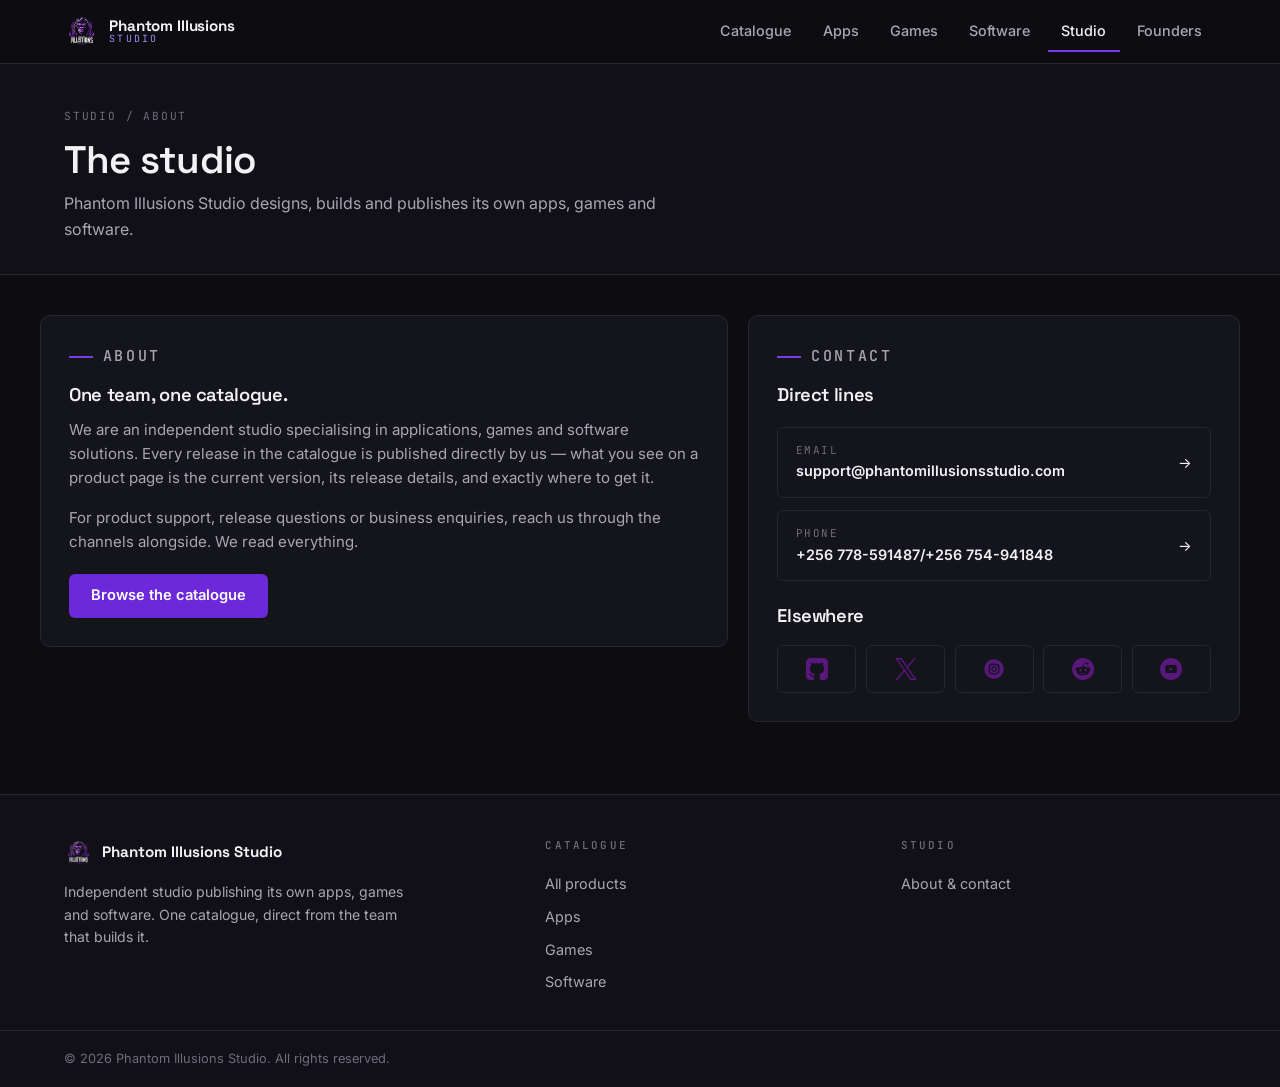
<file: contact.html>
<!DOCTYPE html>
<html lang="en">
<head>
    <meta charset="UTF-8">
    <meta name="viewport" content="width=device-width, initial-scale=1.0">
    <title>Studio — Phantom Illusions Studio</title>
    <meta name="description" content="About Phantom Illusions Studio and how to contact the team.">
    <link rel="preconnect" href="https://fonts.googleapis.com">
    <link rel="preconnect" href="https://fonts.gstatic.com" crossorigin>
    <link href="https://fonts.googleapis.com/css2?family=Inter:wght@400;500;600&family=Space+Grotesk:wght@500;600;700&family=JetBrains+Mono:wght@400;500&display=swap" rel="stylesheet">
    <link rel="stylesheet" href="assets/css/styles.css">
    <link rel="stylesheet" href="assets/css/animations.css">
    <link rel="apple-touch-icon" sizes="180x180" href="apple-touch-icon.png">
    <link rel="icon" type="image/png" sizes="32x32" href="favicon-32x32.png">
    <link rel="icon" type="image/png" sizes="16x16" href="favicon-16x16.png">
    <link rel="manifest" href="site.webmanifest">
    <link rel="shortcut icon" href="favicon.ico">
</head>
<body>
    <a class="skip-link" href="#main">Skip to content</a>
    <header class="site-header">
        <nav aria-label="Primary">
            <a class="brand" href="index.html" aria-label="Phantom Illusions Studio — home">
                <img src="assets/images/logo.png" alt="Phantom Illusions Studio logo">
                <span class="brand-name"><strong>Phantom Illusions</strong><span>Studio</span></span>
            </a>
            <ul class="nav-links">
                <li><a href="catalogue.html">Catalogue</a></li>
                <li><a href="apps.html">Apps</a></li>
                <li><a href="games.html">Games</a></li>
                <li><a href="software.html">Software</a></li>
                <li><a href="contact.html" class="active" aria-current="page">Studio</a></li>
                <li><a href="founders.html">Founders</a></li>
            </ul>
            <button class="hamburger" id="hamburger" aria-label="Open menu" aria-expanded="false"><span></span><span></span><span></span></button>
        </nav>
    </header>

    <div class="mobile-overlay" id="mobileOverlay"></div>
    <div class="mobile-menu" id="mobileMenu" role="dialog" aria-label="Menu">
        <button class="mobile-menu-close" id="mobileMenuClose" aria-label="Close menu">×</button>
        <a href="index.html">Home</a>
        <a href="catalogue.html">Catalogue</a>
        <a href="apps.html">Apps</a>
        <a href="games.html">Games</a>
        <a href="software.html">Software</a>
        <a href="contact.html" class="active">Studio</a>
        <a href="founders.html">Founders</a>
    </div>

    <main id="main">
        <div class="page-head">
            <div class="wrap">
                <p class="crumbs"><a href="index.html">Studio</a> / About</p>
                <h1>The studio</h1>
                <p class="sub">Phantom Illusions Studio designs, builds and publishes its own apps, games and software.</p>
            </div>
        </div>
        <div class="wrap studio-grid">
            <div class="panel">
                <p class="eyebrow">About</p>
                <h2>One team, one catalogue.</h2>
                <p>We are an independent studio specialising in applications, games and software solutions. Every release in the catalogue is published directly by us — what you see on a product page is the current version, its release details, and exactly where to get it.</p>
                <p>For product support, release questions or business enquiries, reach us through the channels alongside. We read everything.</p>
                <div class="masthead-actions" style="margin-top:1.25rem">
                    <a href="catalogue.html" class="btn btn-primary">Browse the catalogue</a>
                </div>
            </div>
            <div class="panel">
                <p class="eyebrow">Contact</p>
                <h2>Direct lines</h2>
                <ul class="method-list">
                    <li><a href="mailto:support@phantomillusionsstudio.com"><span><span class="k">Email</span><span class="v">support@phantomillusionsstudio.com</span></span><span aria-hidden="true">→</span></a></li>
                    <li><a href="tel:+256778591487/+256754941848"><span><span class="k">Phone</span><span class="v">+256 778-591487/+256 754-941848</span></span><span aria-hidden="true">→</span></a></li>
                </ul>
                <h2 style="margin-top:1.5rem">Elsewhere</h2>
                <div class="social-grid">
                    <a href="#" aria-label="GitHub" target="_blank" rel="noopener noreferrer"><img src="assets/images/github.png" alt="GitHub" width="22" height="22"></a>
                    <a href="https://x.com/studio_pha81508" aria-label="X / Twitter" target="_blank" rel="noopener noreferrer"><img src="assets/images/twitter.png" alt="X / Twitter" width="22" height="22"></a>
                    <a href="https://www.instagram.com/phantomillusionsstudio/" aria-label="Instagram" target="_blank" rel="noopener noreferrer"><img src="assets/images/instagram.png" alt="Instagram" width="22" height="22"></a>
                    <a href="https://www.reddit.com/user/Expensive-Towel-8998/" aria-label="Reddit" target="_blank" rel="noopener noreferrer"><img src="assets/images/reddit.png" alt="Reddit" width="22" height="22"></a>
                    <a href="#" aria-label="YouTube" target="_blank" rel="noopener noreferrer"><img src="assets/images/youtube.png" alt="YouTube" width="22" height="22"></a>
                </div>
            </div>
        </div>
    </main>

    <footer>
        <div class="footer-content">
            <div class="footer-section">
                <div class="footer-brand"><img src="assets/images/logo.png" alt="Phantom Illusions Studio logo"><strong>Phantom Illusions Studio</strong></div>
                <p>Independent studio publishing its own apps, games and software. One catalogue, direct from the team that builds it.</p>
            </div>
            <div class="footer-section">
                <h3>Catalogue</h3>
                <a href="catalogue.html">All products</a>
                <a href="apps.html">Apps</a>
                <a href="games.html">Games</a>
                <a href="software.html">Software</a>
            </div>
            <div class="footer-section">
                <h3>Studio</h3>
                <a href="contact.html">About &amp; contact</a>
            </div>
        </div>
        <div class="footer-bottom"><div class="wrap"><span>© 2026 Phantom Illusions Studio. All rights reserved.</span></div></div>
    </footer>

    <script src="assets/js/nav.js"></script>
</body>
</html>
</file>
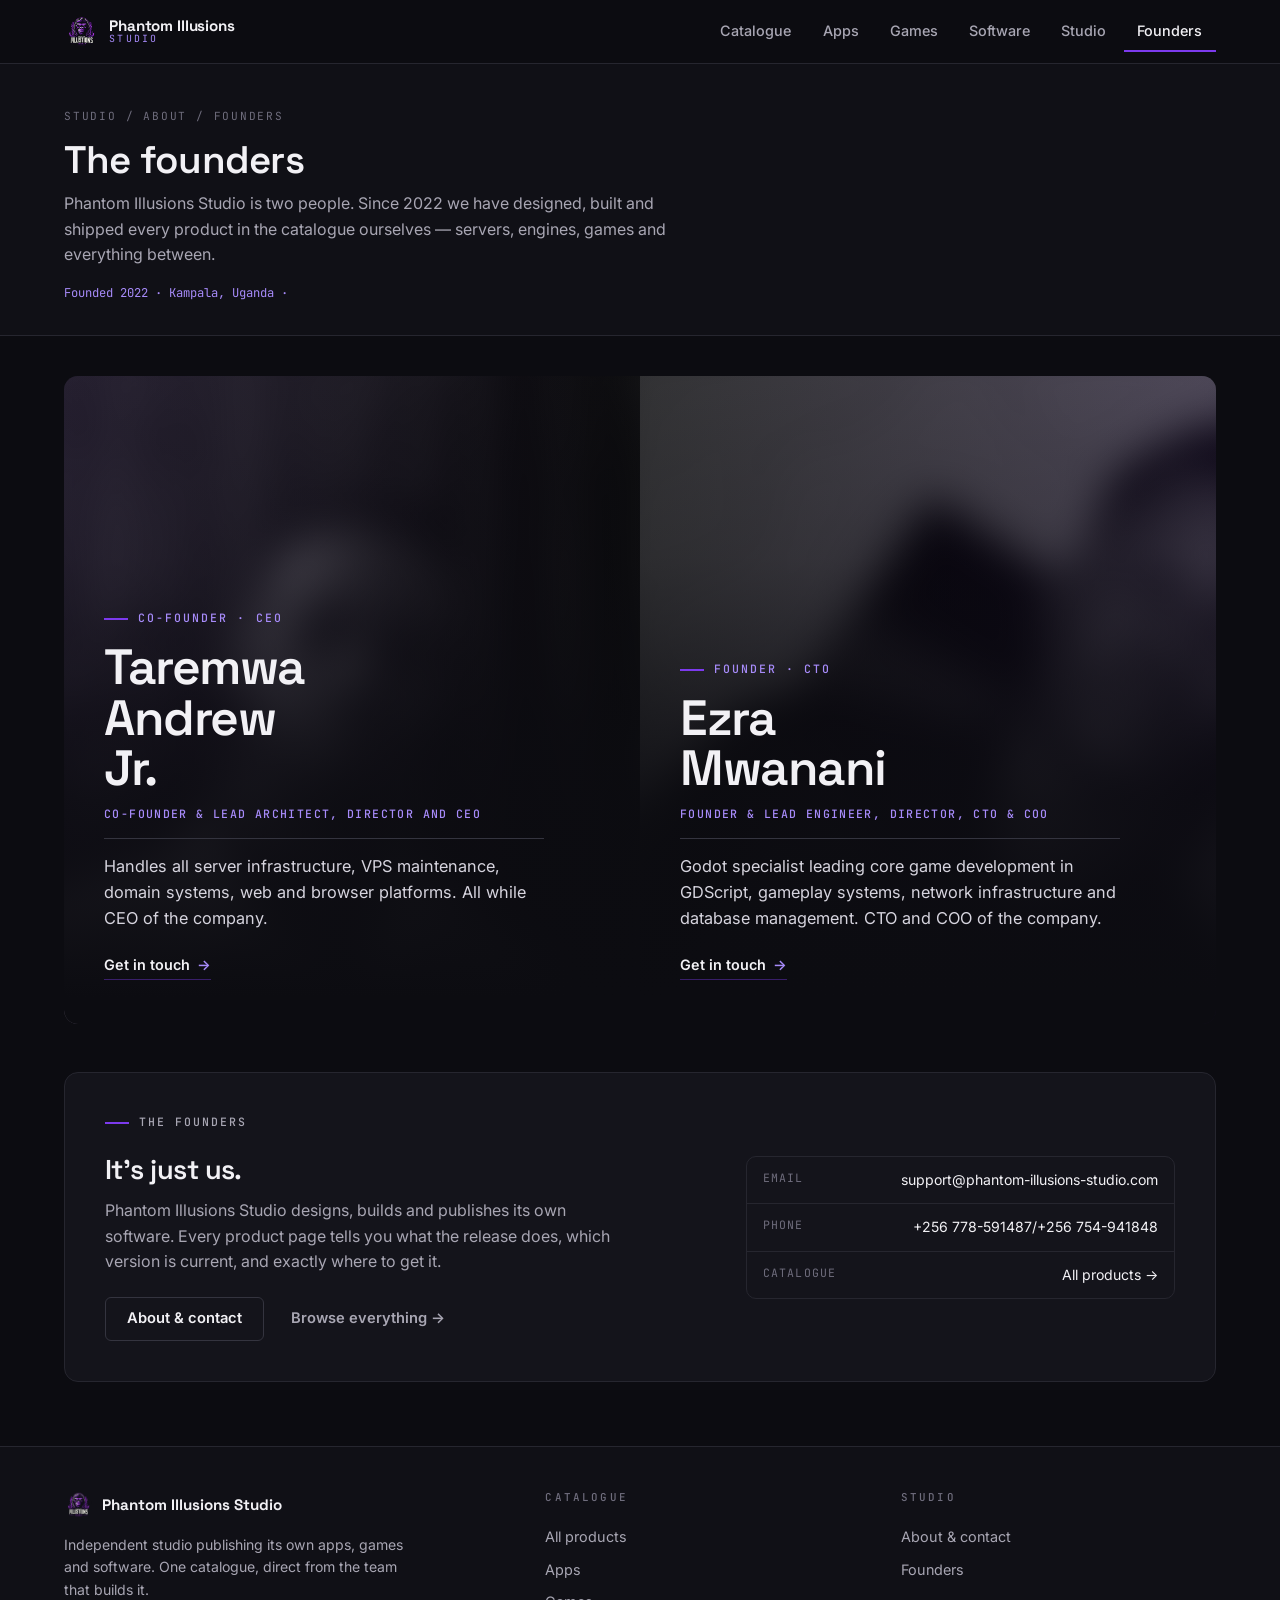
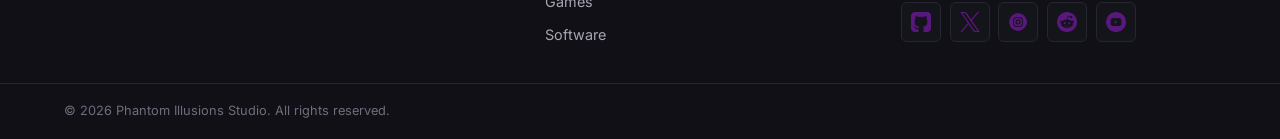
<file: founders.html>
<!DOCTYPE html>
<html lang="en">

<head>
    <meta charset="UTF-8">
    <meta name="viewport" content="width=device-width, initial-scale=1.0">
    <title>Founders — Phantom Illusions Studio</title>
    <meta name="description"
        content="Meet the two founders of Phantom Illusions Studio: Andrew Taremwa, Founder & Lead Architect, Director and CEO, and Ezra Mwanani, Co-Founder & Lead Game Engineer, CTO and COO.">

    <script type="application/ld+json">
{
  "@context": "https://schema.org",
  "@graph": [
    {
      "@type": "Organization",
      "@id": "https://phantom-illusions-studio.com/#organization",
      "name": "Phantom Illusions Studio",
      "url": "https://phantom-illusions-studio.com/",
      "logo": "https://phantom-illusions-studio.com/logo.png",
      "foundingDate": "2022",
      "founders": [
        { "@id": "https://phantom-illusions-studio.com/#andrew" },
        { "@id": "https://phantom-illusions-studio.com/#ezra" }
      ],
      "sameAs": [],
      "makesOffer": {
        "@type": "Offer",
        "itemOffered": { "@id": "https://phantombox.ai/#software" }
      }
    },
    {
      "@type": "SoftwareApplication",
      "@id": "https://phantombox.ai/#software",
      "name": "PhantomBox",
      "url": "https://phantomboxai.phantom-illusions-studio.com/",
      "applicationCategory": "BusinessApplication",
      "operatingSystem": "Android, Windows, macOS, Linux",
      "description": "PhantomBox is a multi-provider AI routing platform with local-first support, LAN discovery, server integrity signatures, and credit-based access to a network of models.",
      "author": { "@id": "https://phantom-illusions-studio.com/#organization" },
      "publisher": { "@id": "https://phantom-illusions-studio.com/#organization" },
      "creator": [
        { "@id": "https://phantom-illusions-studio.com/#andrew" },
        { "@id": "https://phantom-illusions-studio.com/#ezra" }
      ]
    },
    {
      "@type": "AboutPage",
      "@id": "https://phantom-illusions-studio.com/founders.html#page",
      "url": "https://phantom-illusions-studio.com/founders.html",
      "name": "Founders — Phantom Illusions Studio",
      "about": { "@id": "https://phantom-illusions-studio.com/#organization" },
      "mainEntity": [
        { "@id": "https://phantom-illusions-studio.com/#andrew" },
        { "@id": "https://phantom-illusions-studio.com/#ezra" }
      ]
    },
    {
      "@type": "Person",
      "@id": "https://phantom-illusions-studio.com/#andrew",
      "name": "Taremwa Andrew Jr.",
      "image": "https://phantom-illusions-studio.com/andrew.jpg",
      "jobTitle": "Founder & Lead Architect, Director and CEO",
      "worksFor": { "@id": "https://phantom-illusions-studio.com/#organization" },
      "description": "Handles all server infrastructure, VPS maintenance, domain systems, web and browser platforms, and is the lead architect and active developer of Phantombox and Ancient Warriors. CEO of the company."
    },
    {
      "@type": "Person",
      "@id": "https://phantom-illusions-studio.com/#ezra",
      "name": "Ezra Mwanani",
      "image": "https://phantom-illusions-studio.com/ezra.jpeg",
      "jobTitle": "Co-Founder & Lead Game Engineer, CTO & COO",
      "worksFor": { "@id": "https://phantom-illusions-studio.com/#organization" },
      "description": "Godot specialist leading core game development in GDScript, gameplay systems, network infrastructure and database authentication. CTO and COO of the company."
    }
  ]
}
</script>

    <link rel="preconnect" href="https://fonts.googleapis.com">
    <link rel="preconnect" href="https://fonts.gstatic.com" crossorigin>
    <link
        href="https://fonts.googleapis.com/css2?family=Inter:wght@400;500;600&family=Space+Grotesk:wght@500;600;700&family=JetBrains+Mono:wght@400;500&display=swap"
        rel="stylesheet">
    <link rel="stylesheet" href="assets/css/styles.css">
    <link rel="stylesheet" href="assets/css/animations.css">
    <link rel="apple-touch-icon" sizes="180x180" href="apple-touch-icon.png">
    <link rel="icon" type="image/png" sizes="32x32" href="favicon-32x32.png">
    <link rel="icon" type="image/png" sizes="16x16" href="favicon-16x16.png">
    <link rel="manifest" href="site.webmanifest">
    <link rel="shortcut icon" href="favicon.ico">
</head>

<body>
    <a class="skip-link" href="#main">Skip to content</a>
    <header class="site-header">
        <nav aria-label="Primary">
            <a class="brand" href="index.html" aria-label="Phantom Illusions Studio — home">
                <img src="assets/images/logo.png" alt="Phantom Illusions Studio logo">
                <span class="brand-name"><strong>Phantom Illusions</strong><span>Studio</span></span>
            </a>
            <ul class="nav-links">
                <li><a href="catalogue.html">Catalogue</a></li>
                <li><a href="apps.html">Apps</a></li>
                <li><a href="games.html">Games</a></li>
                <li><a href="software.html">Software</a></li>
                <li><a href="contact.html">Studio</a></li>
                <li><a href="founders.html" class="active" aria-current="page">Founders</a></li>
            </ul>
            <button class="hamburger" id="hamburger" aria-label="Open menu" aria-expanded="false"><span></span><span></span><span></span></button>
        </nav>
    </header>

    <div class="mobile-overlay" id="mobileOverlay"></div>
    <div class="mobile-menu" id="mobileMenu" role="dialog" aria-label="Menu">
        <button class="mobile-menu-close" id="mobileMenuClose" aria-label="Close menu">×</button>
        <a href="index.html">Home</a>
        <a href="catalogue.html">Catalogue</a>
        <a href="apps.html">Apps</a>
        <a href="games.html">Games</a>
        <a href="software.html">Software</a>
        <a href="contact.html">Studio</a>
        <a href="founders.html" class="active">Founders</a>
    </div>

    <main id="main">
        <div class="page-head">
            <div class="wrap">
                <p class="crumbs"><a href="index.html">Studio</a> / <a href="contact.html">About</a> / Founders</p>
                <h1>The founders</h1>
                <p class="sub">Phantom Illusions Studio is two people. Since 2022 we have designed, built and shipped
                    every product in the catalogue ourselves — servers, engines, games and everything between.</p>
                <p class="count-line">Founded 2022 · Kampala, Uganda ·</p>
            </div>
        </div>

        <section class="founder-split" aria-label="The founders of Phantom Illusions Studio">
            <article class="founder-banner founder-a">
                <div class="founder-media">
                    <img src="andrew.jpg" alt="Portrait of Andrew Taremwa, Founder and CEO of Phantom Illusions Studio"
                        loading="lazy">
                </div>
                <div class="founder-content">
                    <p class="eyebrow">Co-Founder · CEO</p>
                    <h2 class="founder-name">Taremwa<br>Andrew<br>Jr.</h2>
                    <p class="founder-role">Co-Founder &amp; Lead Architect, Director and CEO</p>
                    <p class="founder-desc">Handles all server infrastructure, VPS maintenance, domain systems, web and
                        browser platforms. All while
                        CEO of the company.</p>
                    <a class="founder-link" href="contact.html">Get in touch <span aria-hidden="true">→</span></a>
                </div>
            </article>

            <article class="founder-banner founder-b">
                <div class="founder-media">
                    <img src="ezra.jpeg" alt="Portrait of Ezra Mwanani, Co-Founder and CTO of Phantom Illusions Studio"
                        loading="lazy">
                </div>
                <div class="founder-content">
                    <p class="eyebrow">Founder · CTO</p>
                    <h2 class="founder-name">Ezra<br>Mwanani</h2>
                    <p class="founder-role">Founder &amp; Lead Engineer, Director, CTO &amp; COO</p>
                    <p class="founder-desc">Godot specialist leading core game development in GDScript, gameplay
                        systems, network infrastructure and database management. CTO and COO of the company.</p>
                    <a class="founder-link" href="contact.html">Get in touch <span aria-hidden="true">→</span></a>
                </div>
            </article>
        </section>

        <section class="section" aria-labelledby="studio-h">
            <div class="wrap">
                <div class="studio-strip">
                    <div>
                        <p class="eyebrow">The founders</p>
                        <h2 id="studio-h">It's just us.</h2>
                        <p>Phantom Illusions Studio designs, builds and publishes its own software. Every product page
                            tells you what the release does, which version is current, and exactly where to get it.</p>
                        <div class="masthead-actions">
                            <a href="contact.html" class="btn btn-secondary">About &amp; contact</a>
                            <a href="catalogue.html" class="btn btn-ghost">Browse everything →</a>
                        </div>
                    </div>
                    <ul class="contact-lines">
                        <li><span class="k">Email</span><a
                                href="mailto:support@phantom-illusions-studio.com">support@phantom-illusions-studio.com</a></li>
                        <li><span class="k">Phone</span><a href="tel:+256778591487">+256 778-591487/+256 754-941848</a></li>
                        <li><span class="k">Catalogue</span><a href="catalogue.html">All products →</a></li>
                    </ul>
                </div>
            </div>
        </section>
    </main>

    <footer>
        <div class="footer-content">
            <div class="footer-section">
                <div class="footer-brand">
                    <img src="assets/images/logo.png" alt="Phantom Illusions Studio logo">
                    <strong>Phantom Illusions Studio</strong>
                </div>
                <p>Independent studio publishing its own apps, games and software. One catalogue, direct from the team
                    that builds it.</p>
            </div>
            <div class="footer-section">
                <h3>Catalogue</h3>
                <a href="catalogue.html">All products</a>
                <a href="apps.html">Apps</a>
                <a href="games.html">Games</a>
                <a href="software.html">Software</a>
            </div>
            <div class="footer-section">
                <h3>Studio</h3>
                <a href="contact.html">About &amp; contact</a>
                <a href="founders.html">Founders</a>
                <div class="social-links" style="margin-top:1rem">
                    <a href="#" class="social-link" aria-label="GitHub" target="_blank" rel="noopener noreferrer"><img
                            src="assets/images/github.png" alt="GitHub" width="20" height="20"></a>
                    <a href="https://x.com/studio_pha81508" class="social-link" aria-label="X / Twitter" target="_blank"
                        rel="noopener noreferrer"><img src="assets/images/twitter.png" alt="X / Twitter" width="20"
                            height="20"></a>
                    <a href="https://www.instagram.com/phantomillusionsstudio/" class="social-link"
                        aria-label="Instagram" target="_blank" rel="noopener noreferrer"><img
                            src="assets/images/instagram.png" alt="Instagram" width="20" height="20"></a>
                    <a href="https://www.reddit.com/user/Expensive-Towel-8998/" class="social-link" aria-label="Reddit"
                        target="_blank" rel="noopener noreferrer"><img src="assets/images/reddit.png" alt="Reddit"
                            width="20" height="20"></a>
                    <a href="#" class="social-link" aria-label="YouTube" target="_blank" rel="noopener noreferrer"><img
                            src="assets/images/youtube.png" alt="YouTube" width="20" height="20"></a>
                </div>
            </div>
        </div>
        <div class="footer-bottom">
            <div class="wrap">
                <span>© 2026 Phantom Illusions Studio. All rights reserved.</span>
            </div>
        </div>
    </footer>

    <script src="assets/js/nav.js"></script>
</body>

</html>
</file>
<file: assets/css/styles.css>
/* ============================================================
   PHANTOM ILLUSIONS STUDIO — Design System v2
   Minimal technical storefront. Purple as disciplined accent.
   No glassmorphism, no glows, no gradients, no blur foundations.
   ============================================================ */
:root {
  --bg: #0c0c11;
  --bg-soft: #101016;
  --surface: #14141b;
  --surface-2: #1a1a23;
  --surface-3: #20202b;
  --border: #26262f;
  --border-strong: #34343f;
  --text: #f2f1f5;
  --text-muted: #a8a6b3;
  --text-faint: #6f6d7d;
  --brand: #7c3aed;
  --brand-strong: #6d28d9;
  --brand-ink: #a78bfa;
  --brand-soft: rgba(124, 58, 237, 0.1);
  --brand-border: rgba(124, 58, 237, 0.4);
  --success: #34d399;
  --danger: #f87171;
  --warning: #fbbf24;
  --radius-sm: 6px;
  --radius-md: 10px;
  --radius-lg: 14px;
  --font-display: "Space Grotesk", "Inter", -apple-system, "Segoe UI", sans-serif;
  --font-body: "Inter", -apple-system, BlinkMacSystemFont, "Segoe UI", sans-serif;
  --font-mono: "JetBrains Mono", ui-monospace, SFMono-Regular, Menlo, monospace;
  --max-w: 1200px;
  --header-h: 64px;
  --ease: cubic-bezier(0.16, 1, 0.3, 1);
}

* { margin: 0; padding: 0; box-sizing: border-box; }

html { scroll-behavior: smooth; }

body {
  font-family: var(--font-body);
  background: var(--bg);
  color: var(--text);
  line-height: 1.6;
  font-size: 16px;
  overflow-x: hidden;
  -webkit-font-smoothing: antialiased;
}

h1, h2, h3, h4 { font-family: var(--font-display); font-weight: 600; line-height: 1.2; letter-spacing: -0.02em; }
a { color: inherit; text-decoration: none; }
img { max-width: 100%; }
button { font-family: inherit; }

::selection { background: var(--brand); color: #fff; }

:focus-visible {
  outline: 2px solid var(--brand-ink);
  outline-offset: 2px;
  border-radius: 4px;
}

/* Skip link */
.skip-link {
  position: absolute; left: -9999px; top: 0;
  background: var(--brand); color: #fff;
  padding: 0.6rem 1rem; z-index: 2000; border-radius: 0 0 8px 0;
}
.skip-link:focus { left: 0; }

/* ================= Header ================= */
.site-header {
  position: sticky; top: 0; z-index: 1000;
  height: var(--header-h);
  background: var(--bg);
  border-bottom: 1px solid var(--border);
}
.site-header nav {
  max-width: var(--max-w); margin: 0 auto; height: 100%;
  padding: 0 1.5rem;
  display: flex; align-items: center; gap: 2rem;
}
.brand { display: flex; align-items: center; gap: 0.7rem; flex-shrink: 0; }
.brand img { width: 34px; height: 34px; object-fit: contain; }
.brand-name { display: flex; flex-direction: column; line-height: 1.1; }
.brand-name strong { font-family: var(--font-display); font-size: 0.95rem; font-weight: 700; letter-spacing: -0.01em; }
.brand-name span { font-family: var(--font-mono); font-size: 0.62rem; letter-spacing: 0.22em; color: var(--brand-ink); text-transform: uppercase; }

.nav-links { display: flex; list-style: none; gap: 0.25rem; margin-left: auto; }
.nav-links a {
  display: block; padding: 0.5rem 0.85rem;
  font-size: 0.9rem; font-weight: 500; color: var(--text-muted);
  border-radius: var(--radius-sm);
  border-bottom: 2px solid transparent;
}
.nav-links a:hover { color: var(--text); background: var(--surface); }
.nav-links a.active { color: var(--text); border-bottom-color: var(--brand); border-radius: 0; }
.nav-links a.active:hover { background: none; }

.hamburger {
  display: none; flex-direction: column; gap: 5px;
  background: none; border: 1px solid var(--border); border-radius: var(--radius-sm);
  cursor: pointer; padding: 0.6rem; margin-left: auto;
}
.hamburger span { width: 20px; height: 2px; background: var(--text); border-radius: 2px; }

.mobile-menu {
  position: fixed; top: 0; right: 0; width: min(84vw, 320px); height: 100dvh;
  background: var(--surface); border-left: 1px solid var(--border);
  padding: 4.5rem 1.25rem 1.25rem;
  transform: translateX(100%); transition: transform 0.28s var(--ease);
  z-index: 1100; display: flex; flex-direction: column; gap: 0.4rem;
}
.mobile-menu.active { transform: translateX(0); }
.mobile-menu a { padding: 0.8rem 1rem; border-radius: var(--radius-sm); font-weight: 500; color: var(--text-muted); border: 1px solid transparent; }
.mobile-menu a:hover { color: var(--text); background: var(--surface-2); }
.mobile-menu a.active { color: var(--text); background: var(--brand-soft); border-color: var(--brand-border); }
.mobile-menu-close {
  position: absolute; top: 1rem; right: 1rem;
  background: none; border: 1px solid var(--border); color: var(--text);
  font-size: 1.2rem; cursor: pointer; width: 38px; height: 38px;
  border-radius: var(--radius-sm); line-height: 1;
}
.mobile-overlay {
  position: fixed; inset: 0; background: rgba(0, 0, 0, 0.6);
  opacity: 0; visibility: hidden; transition: opacity 0.25s ease; z-index: 1050;
}
.mobile-overlay.active { opacity: 1; visibility: visible; }

/* ================= Layout ================= */
.wrap { max-width: var(--max-w); margin: 0 auto; padding: 0 1.5rem; }
main { min-height: calc(100dvh - var(--header-h) - 220px); }

.eyebrow {
  font-family: var(--font-mono); font-size: 0.72rem; font-weight: 500;
  letter-spacing: 0.18em; text-transform: uppercase; color: var(--brand-ink);
  margin-bottom: 0.9rem;
}
.eyebrow::before { content: ""; display: inline-block; width: 1.5rem; height: 2px; background: var(--brand); vertical-align: middle; margin-right: 0.6rem; }

/* ================= Masthead (compact, left aligned) ================= */
.masthead { border-bottom: 1px solid var(--border); background: var(--bg-soft); }
.masthead-grid {
  display: grid; grid-template-columns: 1.6fr 1fr; gap: 2.5rem;
  padding: 3.5rem 0 3rem; align-items: start;
}
.masthead h1 {
  font-size: clamp(1.9rem, 4vw, 2.9rem);
  max-width: 16ch; margin-bottom: 1rem;
}
.masthead h1 .accent { color: var(--brand-ink); }
.masthead .lede { color: var(--text-muted); font-size: 1.05rem; max-width: 52ch; margin-bottom: 1.75rem; }
.masthead-actions { display: flex; gap: 0.75rem; flex-wrap: wrap; }

.studio-index {
  border: 1px solid var(--border); border-radius: var(--radius-md);
  background: var(--surface); overflow: hidden;
}
.studio-index header {
  font-family: var(--font-mono); font-size: 0.68rem; letter-spacing: 0.2em;
  text-transform: uppercase; color: var(--text-faint);
  padding: 0.8rem 1.1rem; border-bottom: 1px solid var(--border);
  background: none; position: static;
}
.index-rows { list-style: none; }
.index-rows li {
  display: flex; align-items: baseline; justify-content: space-between;
  padding: 0.7rem 1.1rem; border-bottom: 1px solid var(--border); font-size: 0.9rem;
}
.index-rows li:last-child { border-bottom: 0; }
.index-rows a { display: flex; align-items: baseline; justify-content: space-between; width: 100%; }
.index-rows a:hover .index-label { color: var(--brand-ink); }
.index-label { color: var(--text-muted); }
.index-value { font-family: var(--font-mono); font-size: 0.85rem; color: var(--text); }
.index-latest { padding: 0.8rem 1.1rem; background: var(--brand-soft); border-top: 1px solid var(--brand-border); font-size: 0.82rem; color: var(--text-muted); }
.index-latest strong { color: var(--text); font-weight: 600; }

/* ================= Buttons ================= */
.btn {
  display: inline-flex; align-items: center; justify-content: center; gap: 0.5rem;
  padding: 0.7rem 1.3rem; border-radius: var(--radius-sm);
  font-size: 0.92rem; font-weight: 600; line-height: 1.2;
  border: 1px solid transparent; cursor: pointer;
  transition: background 0.18s ease, border-color 0.18s ease, transform 0.12s ease;
  min-height: 44px;
}
.btn:active { transform: scale(0.98); }
.btn-primary { background: var(--brand-strong); color: #fff; }
.btn-primary:hover { background: var(--brand); }
.btn-secondary { background: transparent; color: var(--text); border-color: var(--border-strong); }
.btn-secondary:hover { border-color: var(--brand); color: var(--brand-ink); }
.btn-ghost { background: none; color: var(--text-muted); padding: 0.7rem 0.9rem; }
.btn-ghost:hover { color: var(--brand-ink); }
.btn-sm { padding: 0.5rem 0.9rem; font-size: 0.84rem; min-height: 38px; }
.btn-block { width: 100%; }

/* ================= Sections ================= */
.section { padding: 3rem 0; }
.section-head {
  display: flex; align-items: flex-end; justify-content: space-between;
  gap: 1.5rem; margin-bottom: 1.75rem;
  border-bottom: 1px solid var(--border); padding-bottom: 1rem;
}
.section-head h2 { font-size: clamp(1.25rem, 2.4vw, 1.6rem); }
.section-head p { color: var(--text-muted); font-size: 0.92rem; margin-top: 0.3rem; max-width: 60ch; }
.section-link { font-size: 0.88rem; font-weight: 600; color: var(--brand-ink); white-space: nowrap; padding: 0.4rem 0; }
.section-link:hover { text-decoration: underline; text-underline-offset: 4px; }

/* ================= Product cards ================= */
.product-grid {
  display: grid; grid-template-columns: repeat(3, 1fr); gap: 1.25rem;
  align-items: stretch;
}
.p-card {
  display: flex; flex-direction: column;
  background: var(--surface); border: 1px solid var(--border);
  border-radius: var(--radius-md); overflow: hidden;
  transition: border-color 0.18s ease, transform 0.18s var(--ease);
  cursor: pointer;
}
.p-card:hover { border-color: var(--brand-border); transform: translateY(-2px); }
.p-card-top { display: flex; gap: 1rem; padding: 1.25rem 1.25rem 0; align-items: flex-start; }
.p-icon {
  width: 60px; height: 60px; flex-shrink: 0;
  border-radius: var(--radius-sm); object-fit: cover;
  background: var(--surface-3); border: 1px solid var(--border);
}
.p-icon-fallback {
  width: 60px; height: 60px; flex-shrink: 0;
  border-radius: var(--radius-sm);
  background: var(--brand-soft); border: 1px solid var(--brand-border);
  display: flex; align-items: center; justify-content: center;
  font-family: var(--font-display); font-weight: 700; font-size: 1.3rem; color: var(--brand-ink);
}
.p-id { min-width: 0; flex: 1; }
.p-id h3 { font-size: 1.02rem; line-height: 1.3; overflow: hidden; display: -webkit-box; -webkit-line-clamp: 1; -webkit-box-orient: vertical; }
.p-card:hover .p-id h3 { color: var(--brand-ink); }
.p-badges { display: flex; gap: 0.4rem; margin-top: 0.45rem; flex-wrap: wrap; }
.badge {
  font-family: var(--font-mono); font-size: 0.66rem; font-weight: 500;
  letter-spacing: 0.06em; text-transform: uppercase;
  padding: 0.18rem 0.5rem; border-radius: 999px;
  border: 1px solid var(--border-strong); color: var(--text-muted);
  white-space: nowrap;
}
.badge-type-app { border-color: var(--brand-border); color: var(--brand-ink); background: var(--brand-soft); }
.badge-type-game { border-color: rgba(52, 211, 153, 0.35); color: var(--success); background: rgba(52, 211, 153, 0.08); }
.badge-type-software { border-color: var(--border-strong); color: var(--text-muted); }
.badge-version { color: var(--text-faint); }
.p-desc {
  padding: 0.8rem 1.25rem 0; color: var(--text-muted); font-size: 0.9rem;
  display: -webkit-box; -webkit-line-clamp: 2; -webkit-box-orient: vertical; overflow: hidden;
  flex: 1;
}
.p-meta {
  display: flex; align-items: center; gap: 0.6rem;
  padding: 0.9rem 1.25rem 0;
  font-family: var(--font-mono); font-size: 0.72rem; color: var(--text-faint);
}
.dot { width: 7px; height: 7px; border-radius: 50%; background: var(--success); flex-shrink: 0; }
.dot-unpub { background: var(--warning); }
.p-actions {
  display: flex; gap: 0.6rem; padding: 1rem 1.25rem 1.25rem; margin-top: auto;
}

/* Category tiles */
.cat-grid { display: grid; grid-template-columns: repeat(3, 1fr); gap: 1.25rem; }
.cat-tile {
  display: block; padding: 1.5rem;
  background: var(--surface); border: 1px solid var(--border);
  border-radius: var(--radius-md);
  border-top: 2px solid var(--brand);
  transition: border-color 0.18s ease, transform 0.18s var(--ease);
}
.cat-tile:nth-child(2) { border-top-color: var(--success); }
.cat-tile:nth-child(3) { border-top-color: var(--text-faint); }
.cat-tile:hover { border-color: var(--brand-border); transform: translateY(-2px); }
.cat-tile h3 { font-size: 1.1rem; margin-bottom: 0.35rem; }
.cat-tile p { color: var(--text-muted); font-size: 0.9rem; margin-bottom: 1rem; }
.cat-count { font-family: var(--font-mono); font-size: 0.75rem; color: var(--brand-ink); }

/* Studio strip */
.studio-strip {
  display: grid; grid-template-columns: 1.4fr 1fr; gap: 2.5rem;
  background: var(--surface); border: 1px solid var(--border);
  border-radius: var(--radius-lg); padding: 2.5rem;
  align-items: center;
}
.studio-strip h2 { font-size: clamp(1.3rem, 2.6vw, 1.7rem); margin-bottom: 0.7rem; }
.studio-strip p { color: var(--text-muted); margin-bottom: 1.4rem; max-width: 52ch; }
.contact-lines { list-style: none; border: 1px solid var(--border); border-radius: var(--radius-md); overflow: hidden; }
.contact-lines li { display: flex; justify-content: space-between; gap: 1rem; padding: 0.75rem 1rem; font-size: 0.88rem; border-bottom: 1px solid var(--border); }
.contact-lines li:last-child { border-bottom: 0; }
.contact-lines dt, .contact-lines .k { color: var(--text-faint); font-family: var(--font-mono); font-size: 0.72rem; letter-spacing: 0.1em; text-transform: uppercase; }
.contact-lines a:hover { color: var(--brand-ink); }

/* ================= Catalogue pages ================= */
.page-head { border-bottom: 1px solid var(--border); background: var(--bg-soft); }
.page-head .wrap { padding-top: 2.75rem; padding-bottom: 2rem; }
.crumbs { font-family: var(--font-mono); font-size: 0.7rem; letter-spacing: 0.16em; text-transform: uppercase; color: var(--text-faint); margin-bottom: 0.7rem; }
.crumbs a:hover { color: var(--brand-ink); }
.page-head h1 { font-size: clamp(1.7rem, 3.6vw, 2.4rem); margin-bottom: 0.5rem; }
.page-head .sub { color: var(--text-muted); max-width: 62ch; }
.count-line { font-family: var(--font-mono); font-size: 0.76rem; color: var(--brand-ink); margin-top: 1rem; }

.toolbar {
  display: flex; gap: 0.75rem; flex-wrap: wrap; align-items: center;
  padding: 1.25rem 0;
}
.search-box { position: relative; flex: 1 1 240px; max-width: 380px; }
.search-box input {
  width: 100%; padding: 0.65rem 0.9rem 0.65rem 2.4rem;
  background: var(--surface); border: 1px solid var(--border);
  border-radius: var(--radius-sm); color: var(--text); font-size: 0.9rem; font-family: inherit;
}
.search-box input::placeholder { color: var(--text-faint); }
.search-box input:focus { outline: none; border-color: var(--brand); }
.search-box svg { position: absolute; left: 0.8rem; top: 50%; transform: translateY(-50%); width: 16px; height: 16px; stroke: var(--text-faint); }
.seg { display: flex; border: 1px solid var(--border); border-radius: var(--radius-sm); overflow: hidden; }
.seg button {
  background: var(--surface); color: var(--text-muted); border: 0; cursor: pointer;
  font-size: 0.82rem; font-weight: 600; padding: 0.65rem 1rem; min-height: 42px;
  border-right: 1px solid var(--border);
}
.seg button:last-child { border-right: 0; }
.seg button:hover { color: var(--text); }
.seg button[aria-pressed="true"] { background: var(--brand-soft); color: var(--brand-ink); }
.sort-select {
  background: var(--surface); color: var(--text); border: 1px solid var(--border);
  border-radius: var(--radius-sm); padding: 0.65rem 0.9rem; font-size: 0.85rem; font-family: inherit;
  min-height: 42px;
}
/* Filter disclosure: neutral on desktop (children join .toolbar flex).
   Mobile toggle button is hidden on desktop. */
.filter-panel { display: contents; }
.filter-toggle { display: none; }
.filter-group-label { display: none; }

.state-box {
  border: 1px dashed var(--border-strong); border-radius: var(--radius-md);
  padding: 3.5rem 2rem; text-align: center; color: var(--text-muted);
  grid-column: 1 / -1;
}
.state-box h3 { color: var(--text); margin-bottom: 0.5rem; font-size: 1.1rem; }
.state-box p { font-size: 0.92rem; margin-bottom: 1.25rem; }
.skeleton-grid { display: grid; grid-template-columns: repeat(3, 1fr); gap: 1.25rem; grid-column: 1 / -1; }
.skeleton { border: 1px solid var(--border); border-radius: var(--radius-md); background: var(--surface); padding: 1.25rem; min-height: 190px; }
.skeleton i { display: block; background: var(--surface-3); border-radius: 6px; }
.skeleton i:nth-child(1) { width: 60px; height: 60px; margin-bottom: 1rem; }
.skeleton i:nth-child(2) { height: 14px; width: 60%; margin-bottom: 0.6rem; }
.skeleton i:nth-child(3) { height: 12px; width: 90%; }
@media (prefers-reduced-motion: no-preference) {
  .skeleton i { animation: shimmer 1.4s ease-in-out infinite alternate; }
  @keyframes shimmer { from { opacity: 0.5; } to { opacity: 1; } }
}

/* ================= Detail page ================= */
.detail-layout { display: grid; grid-template-columns: 300px 1fr; gap: 2rem; padding: 2.5rem 0 3.5rem; align-items: start; }
.detail-side {
  background: var(--surface); border: 1px solid var(--border);
  border-radius: var(--radius-md); overflow: hidden; position: sticky; top: calc(var(--header-h) + 1rem);
}
.detail-art { aspect-ratio: 1 / 1; background: var(--surface-2); display: flex; align-items: center; justify-content: center; border-bottom: 1px solid var(--border); padding: 2rem; }
.detail-art img { width: 100%; height: 100%; object-fit: contain; }
.detail-art .p-icon-fallback { width: 96px; height: 96px; font-size: 2.2rem; }
.fact-table { width: 100%; border-collapse: collapse; font-size: 0.86rem; }
.fact-table th, .fact-table td { text-align: left; padding: 0.65rem 1.1rem; border-bottom: 1px solid var(--border); vertical-align: top; }
.fact-table tr:last-child th, .fact-table tr:last-child td { border-bottom: 0; }
.fact-table th { font-family: var(--font-mono); font-size: 0.66rem; letter-spacing: 0.12em; text-transform: uppercase; color: var(--text-faint); font-weight: 500; width: 38%; }
.fact-table td { color: var(--text); overflow-wrap: anywhere; }
.detail-side .p-actions { border-top: 1px solid var(--border); }

.detail-main h1 { font-size: clamp(1.6rem, 3.4vw, 2.3rem); margin: 0.6rem 0 0.4rem; }
.detail-short { color: var(--text-muted); font-size: 1.05rem; margin-bottom: 1.25rem; }
.detail-actions-row { display: flex; gap: 0.75rem; flex-wrap: wrap; margin-bottom: 2rem; }
.detail-body { border-top: 1px solid var(--border); padding-top: 1.5rem; }
.detail-body h2 { font-family: var(--font-mono); font-size: 0.7rem; letter-spacing: 0.2em; text-transform: uppercase; color: var(--text-faint); font-weight: 500; margin-bottom: 0.9rem; }
.detail-body p { color: #d6d4de; max-width: 68ch; white-space: pre-wrap; }
.back-link { display: inline-flex; align-items: center; gap: 0.4rem; font-size: 0.86rem; font-weight: 600; color: var(--text-muted); }
.back-link:hover { color: var(--brand-ink); }

/* ================= Contact / Studio ================= */
.studio-grid { display: grid; grid-template-columns: 1.4fr 1fr; gap: 1.25rem; padding: 2.5rem 0 3.5rem; align-items: start; }
.panel { background: var(--surface); border: 1px solid var(--border); border-radius: var(--radius-md); padding: 1.75rem; }
.panel h2 { font-size: 1.15rem; margin-bottom: 0.7rem; }
.panel p { color: var(--text-muted); font-size: 0.94rem; margin-bottom: 1rem; }
.panel p:last-child { margin-bottom: 0; }
.method-list { list-style: none; display: flex; flex-direction: column; gap: 0.75rem; margin-top: 1.25rem; }
.method-list a { display: flex; justify-content: space-between; align-items: center; gap: 1rem; border: 1px solid var(--border); border-radius: var(--radius-sm); padding: 0.9rem 1.1rem; font-size: 0.9rem; }
.method-list a:hover { border-color: var(--brand-border); }
.method-list .k { font-family: var(--font-mono); font-size: 0.68rem; letter-spacing: 0.14em; text-transform: uppercase; color: var(--text-faint); display: block; }
.method-list .v { font-weight: 600; }
.social-grid { display: grid; grid-template-columns: repeat(5, 1fr); gap: 0.6rem; margin-top: 1.1rem; }
.social-grid a { display: flex; align-items: center; justify-content: center; border: 1px solid var(--border); border-radius: var(--radius-sm); padding: 0.7rem; min-height: 48px; }
.social-grid a:hover { border-color: var(--brand-border); }
.social-grid img { width: 22px; height: 22px; object-fit: contain; }

/* ================= Login / Admin (keep class hooks for login.js/admin.js) ================= */
.login-container { max-width: 440px; margin: 0 auto; padding: 3rem 1.5rem 4rem; }
.login-form { background: var(--surface); border: 1px solid var(--border); border-radius: var(--radius-md); padding: 2.25rem; }
.login-form h2 { font-size: 1.4rem; margin-bottom: 0.4rem; }
.login-sub { color: var(--text-muted); font-size: 0.9rem; margin-bottom: 1.5rem; }
.form-group { margin-bottom: 1.1rem; }
.form-group > label { display: block; margin-bottom: 0.4rem; font-size: 0.86rem; font-weight: 600; }
.form-group .helper { font-size: 0.78rem; color: var(--text-faint); margin-top: 0.35rem; }
.form-group input[type="text"], .form-group input[type="email"], .form-group input[type="password"],
.form-group input[type="date"], .form-group input[type="url"], .form-group select, .form-group textarea {
  width: 100%; padding: 0.7rem 0.9rem; background: var(--bg); border: 1px solid var(--border-strong);
  border-radius: var(--radius-sm); color: var(--text); font-size: 0.92rem; font-family: inherit; min-height: 44px;
}
.form-group textarea { min-height: 120px; resize: vertical; }
.form-group input:focus, .form-group select:focus, .form-group textarea:focus {
  outline: none; border-color: var(--brand); box-shadow: 0 0 0 3px var(--brand-soft);
}
.submit-btn {
  width: 100%; padding: 0.8rem; background: var(--brand-strong); color: #fff;
  border: 0; border-radius: var(--radius-sm); font-size: 0.95rem; font-weight: 600;
  cursor: pointer; margin-top: 0.5rem; min-height: 46px;
}
.submit-btn:hover { background: var(--brand); }
.submit-btn:disabled { opacity: 0.55; cursor: not-allowed; }
#login-message { margin-top: 1.1rem; }
.login-message { font-size: 0.88rem; }
.login-message.error { border: 1px solid rgba(248, 113, 113, 0.4); background: rgba(248, 113, 113, 0.08); color: var(--danger); padding: 0.8rem 1rem; border-radius: var(--radius-sm); }
.login-message.success { border: 1px solid rgba(52, 211, 153, 0.4); background: rgba(52, 211, 153, 0.08); color: var(--success); padding: 0.8rem 1rem; border-radius: var(--radius-sm); }

.admin-container { max-width: var(--max-w); margin: 0 auto; padding: 2.5rem 1.5rem 4rem; }
.admin-form, .items-list, .auth-message {
  background: var(--surface); border: 1px solid var(--border); border-radius: var(--radius-md);
  padding: 2rem; margin-bottom: 1.5rem;
}
.admin-form h2, .items-list h3 { font-size: 1.25rem; margin-bottom: 1.25rem; padding-bottom: 0.9rem; border-bottom: 1px solid var(--border); }
.form-actions { display: flex; gap: 0.75rem; margin-top: 1.5rem; flex-wrap: wrap; }
.form-actions button { padding: 0.75rem 1.5rem; border-radius: var(--radius-sm); font-weight: 600; font-size: 0.9rem; cursor: pointer; border: 1px solid transparent; min-height: 44px; }
#save-btn, .edit-btn { background: var(--brand-strong); color: #fff; border: 0; }
#save-btn:hover, .edit-btn:hover { background: var(--brand); }
.cancel-btn { background: transparent; color: var(--text); border-color: var(--border-strong); }
.delete-btn { background: transparent; color: var(--danger); border: 1px solid rgba(248, 113, 113, 0.4); }
.delete-btn:hover { background: rgba(248, 113, 113, 0.1); }
.items-table { width: 100%; border-collapse: collapse; font-size: 0.88rem; }
.items-table th, .items-table td { padding: 0.75rem; text-align: left; border-bottom: 1px solid var(--border); }
.items-table th { font-family: var(--font-mono); font-size: 0.66rem; letter-spacing: 0.12em; text-transform: uppercase; color: var(--text-faint); font-weight: 500; }
.items-table td { color: var(--text-muted); }
.items-table tr:hover td { background: var(--surface-2); }
.action-buttons { display: flex; gap: 0.5rem; }
.edit-btn, .delete-btn { padding: 0.5rem 0.9rem; border-radius: var(--radius-sm); font-size: 0.8rem; font-weight: 600; cursor: pointer; }
.auth-message { text-align: center; max-width: 560px; margin: 2rem auto; }
.auth-message h2 { margin-bottom: 0.75rem; }
.auth-message p { color: var(--text-muted); margin-bottom: 0.5rem; }
.auth-message.error { border-color: rgba(248, 113, 113, 0.4); }
.auth-message .cta-button { display: inline-block; margin-top: 1rem; padding: 0.7rem 1.4rem; background: var(--brand-strong); color: #fff; border-radius: var(--radius-sm); font-weight: 600; }
.progress-indicator {
  position: fixed; top: 50%; left: 50%; transform: translate(-50%, -50%);
  background: var(--surface-2); border: 1px solid var(--border-strong); border-radius: var(--radius-md);
  padding: 1.75rem; z-index: 2000; min-width: min(340px, 90vw);
}
.progress-content { display: flex; flex-direction: column; gap: 0.8rem; }
.progress-spinner { width: 32px; height: 32px; border: 3px solid var(--border-strong); border-top-color: var(--brand-ink); border-radius: 50%; animation: spin 1s linear infinite; }
@keyframes spin { to { transform: rotate(360deg); } }
.progress-message { font-weight: 600; font-size: 0.95rem; }
.progress-steps { display: flex; flex-direction: column; gap: 0.4rem; }
.progress-step { font-size: 0.82rem; color: var(--text-muted); padding: 0.45rem 0.6rem; border-radius: 6px; background: var(--surface-3); }

/* Toasts (error/success injected by scripts) */
.error-message, .success-message {
  position: fixed; bottom: 1.25rem; right: 1.25rem; z-index: 1500;
  padding: 0.85rem 1.1rem; border-radius: var(--radius-sm); font-size: 0.88rem; font-weight: 500;
  border: 1px solid var(--border-strong); background: var(--surface-2); color: var(--text);
  max-width: min(360px, 90vw);
}
.error-message { border-color: rgba(248, 113, 113, 0.5); }
.success-message { border-color: rgba(52, 211, 153, 0.5); }

/* ================= Footer ================= */
footer { border-top: 1px solid var(--border); background: var(--bg-soft); margin-top: 1rem; }
.footer-content {
  max-width: var(--max-w); margin: 0 auto; padding: 2.75rem 1.5rem 2rem;
  display: grid; grid-template-columns: 1.4fr 1fr 1fr; gap: 2.5rem;
}
.footer-section h3 { font-family: var(--font-mono); font-size: 0.68rem; letter-spacing: 0.2em; text-transform: uppercase; color: var(--text-faint); font-weight: 500; margin-bottom: 1rem; }
.footer-section p { color: var(--text-muted); font-size: 0.88rem; max-width: 38ch; }
.footer-section > a { display: block; color: var(--text-muted); font-size: 0.9rem; padding: 0.3rem 0; }
.footer-section > a:hover { color: var(--brand-ink); }
.footer-brand { display: flex; align-items: center; gap: 0.6rem; margin-bottom: 0.9rem; }
.footer-brand img { width: 28px; height: 28px; }
.footer-brand strong { font-family: var(--font-display); font-size: 0.95rem; }
.social-links { display: flex; gap: 0.55rem; }
.social-link { width: 40px; height: 40px; display: flex; align-items: center; justify-content: center; border: 1px solid var(--border); border-radius: var(--radius-sm); background: var(--surface); }
.social-link:hover { border-color: var(--brand-border); }
.social-link img { width: 20px; height: 20px; object-fit: contain; }
.footer-bottom { border-top: 1px solid var(--border); }
.footer-bottom .wrap { display: flex; justify-content: space-between; gap: 1rem; flex-wrap: wrap; padding-top: 1.1rem; padding-bottom: 1.1rem; font-size: 0.8rem; color: var(--text-faint); }
.footer-bottom a { color: var(--text-muted); }
.footer-bottom a:hover { color: var(--brand-ink); }

/* ================= Founders ================= */
/* Split banner: photo behind, sharp on hover; name + description on top. */
.founder-split {
  display: grid; grid-template-columns: 1fr 1fr;
  max-width: var(--max-w); margin: 0 auto; padding: 2.5rem 1.5rem 0;
}
.founder-banner {
  position: relative; isolation: isolate; overflow: hidden;
  min-height: clamp(460px, 72vh, 780px);
  display: flex; align-items: flex-end;
  padding: 2.75rem 2.5rem;
  background: var(--bg-soft);
}
.founder-banner:first-child { border-radius: var(--radius-lg) 0 0 var(--radius-lg); }
.founder-banner:last-child { border-radius: 0 var(--radius-lg) var(--radius-lg) 0; }

.founder-banner .founder-media { position: absolute; inset: 0; z-index: 0; }
.founder-banner .founder-media img {
  width: 100%; height: 100%; object-fit: cover;
  filter: blur(18px) grayscale(1) brightness(0.45);
  transform: scale(1.12);
  transition: filter 0.6s var(--ease), transform 0.8s var(--ease);
}
/* Tint + scrim: keeps every text zone legible regardless of the photo. */
.founder-banner::before {
  content: ""; position: absolute; inset: 0; z-index: 1; pointer-events: none;
  background:
    linear-gradient(to top, var(--bg) 4%, rgba(12, 12, 17, 0.85) 34%, rgba(12, 12, 17, 0.3) 72%, rgba(12, 12, 17, 0.15)),
    linear-gradient(to right, var(--brand-soft), rgba(12, 12, 17, 0.35));
  transition: opacity 0.5s var(--ease);
}
.founder-banner.founder-b::before {
  background:
    linear-gradient(to top, var(--bg) 4%, rgba(12, 12, 17, 0.85) 34%, rgba(12, 12, 17, 0.3) 72%, rgba(12, 12, 17, 0.15)),
    linear-gradient(to left, var(--brand-soft), rgba(12, 12, 17, 0.35));
}

.founder-content { position: relative; z-index: 2; max-width: 46ch; }
.founder-banner .eyebrow { color: var(--brand-ink); }
.founder-name {
  font-size: clamp(2rem, 4.4vw, 3.1rem);
  line-height: 1.02; letter-spacing: -0.03em;
  margin-bottom: 0.7rem;
}
.founder-role {
  font-family: var(--font-mono); font-size: 0.72rem; font-weight: 500;
  letter-spacing: 0.12em; text-transform: uppercase; color: var(--brand-ink);
  padding-bottom: 0.9rem; margin-bottom: 0.9rem;
  border-bottom: 1px solid var(--border-strong);
}
.founder-desc {
  color: #d6d4de; font-size: 1.02rem; max-width: 44ch;
}
.founder-link {
  display: inline-flex; align-items: center; gap: 0.45rem;
  margin-top: 1.35rem; font-size: 0.9rem; font-weight: 600; color: var(--text);
  border-bottom: 1px solid var(--brand-border); padding-bottom: 0.2rem;
}
.founder-link span { color: var(--brand-ink); transition: transform 0.2s var(--ease); }
.founder-link:hover { color: var(--brand-ink); }
.founder-link:hover span { transform: translateX(3px); }

/* Reveal: photo sharpens, text lifts. Only where a real hover exists. */
@media (hover: hover) {
  .founder-banner:hover .founder-media img,
  .founder-banner:focus-within .founder-media img {
    filter: blur(0) grayscale(0.35) brightness(0.85);
    transform: scale(1.02);
  }
  .founder-banner:hover::before,
  .founder-banner:focus-within::before { opacity: 0.88; }
}

/* Touch devices have no hover, so show the photo sharp by default instead of
   blurring it with no way to reveal it. */
@media (hover: none) {
  .founder-banner .founder-media img {
    filter: blur(0) grayscale(0.35) brightness(0.85);
    transform: scale(1.02);
  }
  .founder-banner::before { opacity: 0.88; }
}

/* ================= Responsive ================= */
@media (max-width: 960px) {
  .nav-links { display: none; }
  .hamburger { display: flex; }
  .masthead-grid { grid-template-columns: 1fr; gap: 1.75rem; padding: 2.5rem 0 2.25rem; }
  .product-grid { grid-template-columns: repeat(2, 1fr); }
  .skeleton-grid { grid-template-columns: repeat(2, 1fr); }
  .cat-grid { grid-template-columns: 1fr 1fr; }
  .studio-strip { grid-template-columns: 1fr; padding: 1.75rem; }
  .founder-split { grid-template-columns: 1fr; padding: 1.75rem 1.5rem 0; }
  .founder-banner {
    min-height: clamp(360px, 62vh, 520px); padding: 2rem 1.75rem;
    border-radius: var(--radius-lg);
  }
  .founder-banner:first-child { border-radius: var(--radius-lg); }
  .founder-banner:last-child { border-radius: var(--radius-lg); }
  .detail-layout { grid-template-columns: 1fr; }
  .detail-side { position: static; }
  .studio-grid { grid-template-columns: 1fr; }
  .footer-content { grid-template-columns: 1fr 1fr; }
}
@media (max-width: 600px) {
  :root { --header-h: 56px; }
  .wrap { padding: 0 0.875rem; }
  .site-header nav { padding: 0 0.875rem; gap: 0.75rem; }
  .brand img { width: 28px; height: 28px; }
  .brand-name strong { font-size: 0.83rem; }
  .brand-name span { font-size: 0.55rem; letter-spacing: 0.18em; }
  .hamburger { padding: 0.5rem; }

  /* Page heads: compact */
  .page-head .wrap { padding-top: 1.5rem; padding-bottom: 1.1rem; }
  .page-head h1 { font-size: 1.55rem; }
  .page-head .sub { font-size: 0.88rem; }
  .count-line { margin-top: 0.7rem; }
  .eyebrow { font-size: 0.64rem; letter-spacing: 0.14em; margin-bottom: 0.6rem; }

  /* Masthead: compact */
  .masthead-grid { padding: 1.75rem 0 1.5rem; gap: 1.25rem; }
  .masthead h1 { font-size: 1.7rem; margin-bottom: 0.6rem; }
  .masthead .lede { font-size: 0.9rem; margin-bottom: 1.1rem; }
  .index-rows li { padding: 0.6rem 0.9rem; font-size: 0.84rem; }

  /* Sections */
  .section { padding: 1.75rem 0; }
  .section-head { margin-bottom: 1rem; padding-bottom: 0.75rem; }
  .section-head h2 { font-size: 1.15rem; }
  .section-head p { font-size: 0.84rem; }

  /* ---- Toolbar: full-width search + compact filter disclosure ---- */
  .toolbar { flex-direction: column; align-items: stretch; gap: 0.6rem; padding: 0.9rem 0 0.9rem; }
  .search-box { max-width: none; flex: none; }
  .search-box input { min-height: 44px; font-size: 0.9rem; padding-left: 2.3rem; }
  .filter-toggle { display: flex; align-items: center; gap: 0.55rem; width: 100%;
    min-height: 44px; padding: 0.6rem 0.9rem;
    background: var(--surface); border: 1px solid var(--border);
    border-radius: var(--radius-sm); color: var(--text);
    font-size: 0.88rem; font-weight: 600; cursor: pointer;
  }
  .filter-toggle:hover { border-color: var(--brand-border); }
  .filter-toggle svg { width: 15px; height: 15px; stroke: var(--brand-ink); flex-shrink: 0; }
  .filter-toggle .filter-count {
    display: inline-flex; align-items: center; justify-content: center;
    min-width: 20px; height: 20px; padding: 0 5px; flex-shrink: 0;
    background: var(--brand-strong); color: #fff;
    border-radius: 999px; font-size: 0.68rem; font-weight: 600;
  }
  .filter-toggle .filter-count[hidden] { display: none; }
  .filter-toggle .filter-summary {
    margin-left: auto; font-family: var(--font-mono); font-weight: 400;
    font-size: 0.7rem; color: var(--text-faint);
    overflow: hidden; text-overflow: ellipsis; white-space: nowrap;
  }
  .filter-toggle .chev { color: var(--text-faint); font-size: 0.7rem; flex-shrink: 0; transition: transform 0.2s var(--ease); }
  .toolbar.open .filter-toggle { border-color: var(--brand-border); }
  .toolbar.open .filter-toggle .chev { transform: rotate(180deg); }
  /* Collapsible panel reuses the exact same desktop controls. */
  .filter-panel { display: none; }
  .toolbar.open .filter-panel {
    display: flex; flex-direction: column; gap: 0.7rem;
    border: 1px solid var(--border); border-radius: var(--radius-sm);
    background: var(--surface); padding: 0.75rem;
  }
  .filter-group-label {
    display: block; font-family: var(--font-mono); font-size: 0.62rem;
    letter-spacing: 0.14em; text-transform: uppercase; color: var(--text-faint);
    margin-bottom: 0.35rem;
  }
  .filter-panel .seg { width: 100%; }
  .filter-panel .seg button { flex: 1 1 0; min-width: 0; padding: 0.55rem 0.3rem; font-size: 0.76rem; min-height: 40px; overflow: hidden; text-overflow: ellipsis; white-space: nowrap; }
  .filter-panel .sort-select { width: 100%; min-height: 42px; }

  /* Catalogue section follows toolbar immediately */
  .toolbar + .section { padding-top: 0; }
  .toolbar + .section .product-grid { margin-top: 0; }

  /* ---- Mobile product cards: purpose-built 2-col compact ---- */
  .product-grid { grid-template-columns: repeat(2, minmax(0, 1fr)); gap: 0.7rem; }
  .skeleton-grid { grid-template-columns: repeat(2, minmax(0, 1fr)); gap: 0.7rem; }
  .p-card-top { flex-direction: column; gap: 0; padding: 0; align-items: stretch; }
  .p-card .p-icon, .p-card .p-icon-fallback { width: 100%; height: auto; aspect-ratio: 1 / 1; border: 0; border-bottom: 1px solid var(--border); border-radius: 0; }
  .p-card .p-icon { object-fit: contain; padding: 0.9rem; background: var(--surface-2); }
  .p-card .p-icon-fallback { font-size: 1.6rem; }
  .p-card .p-id { padding: 0.65rem 0.7rem 0; }
  .p-id h3 { font-size: 0.86rem; overflow-wrap: anywhere; }
  .p-badges { margin-top: 0.35rem; gap: 0.3rem; }
  .p-badges .badge-version { display: none; }
  .badge { font-size: 0.58rem; padding: 0.14rem 0.42rem; }
  .p-card .p-desc { display: none; }
  .p-card .p-meta { padding: 0.5rem 0.7rem 0; font-size: 0.64rem; gap: 0.4rem; }
  .p-card .p-meta span:last-child { overflow: hidden; text-overflow: ellipsis; white-space: nowrap; }
  .p-card .p-actions { padding: 0.6rem 0.7rem 0.7rem; }
  .p-card .p-actions .btn { width: 100%; min-height: 40px; font-size: 0.82rem; padding: 0.5rem 0.7rem; }
  .p-card .p-actions .btn-secondary { display: none; }

  /* Category tiles + studio strip */
  .cat-grid { grid-template-columns: 1fr; gap: 0.7rem; }
  .cat-tile { padding: 1.1rem; }
  .cat-tile h3 { font-size: 1rem; }
  .cat-tile p { font-size: 0.84rem; margin-bottom: 0.6rem; }
  .studio-strip { padding: 1.4rem; gap: 1.25rem; }
  .contact-lines li { padding: 0.65rem 0.8rem; flex-direction: column; align-items: flex-start; gap: 0.15rem; }

  /* Founders: stacked banners, stacked content, lighter blur (hover devices only) */
  .founder-split { padding: 1.25rem 0.875rem 0; gap: 0.7rem; }
  .founder-banner { min-height: 62vh; padding: 1.6rem 1.1rem; border-radius: var(--radius-md); }
  @media (hover: hover) {
    .founder-media img { filter: blur(14px) grayscale(1) brightness(0.42); }
  }
  .founder-banner .eyebrow { font-size: 0.64rem; margin-bottom: 0.6rem; }
  .founder-name { font-size: 1.9rem; margin-bottom: 0.55rem; }
  .founder-role { font-size: 0.66rem; letter-spacing: 0.1em; padding-bottom: 0.7rem; margin-bottom: 0.7rem; }
  .founder-desc { font-size: 0.9rem; }
  .founder-link { margin-top: 1rem; font-size: 0.86rem; }
  .contact-lines a, .method-list a { overflow-wrap: anywhere; word-break: break-word; }

  /* Detail page */
  .detail-layout { gap: 1.25rem; padding: 1.25rem 0 2rem; }
  .detail-art { padding: 1.25rem; }
  .fact-table th, .fact-table td { padding: 0.55rem 0.9rem; font-size: 0.8rem; }
  .detail-main h1 { font-size: 1.5rem; }
  .detail-short { font-size: 0.92rem; margin-bottom: 1rem; }
  .detail-actions-row { margin-bottom: 1.25rem; }
  .detail-actions-row .btn { flex: 1; }

  /* Studio / contact */
  .studio-grid { padding: 1.25rem 0 2rem; gap: 0.9rem; }
  .panel { padding: 1.25rem; }
  .panel h2 { font-size: 1.05rem; }
  .panel p { font-size: 0.87rem; }
  .method-list a { flex-direction: column; align-items: flex-start; gap: 0.15rem; }

  /* Login / admin */
  .login-container { padding: 1.75rem 1rem 2.5rem; }
  .login-form { padding: 1.5rem; }
  .admin-container { padding: 1.5rem 0.875rem 2.5rem; }
  .admin-form, .items-list { padding: 1.25rem; }
  .items-table { display: block; overflow-x: auto; }
  .action-buttons { flex-direction: column; }

  /* Footer */
  footer .footer-content, .footer-content { grid-template-columns: 1fr; gap: 1.5rem; padding: 2rem 0.875rem 1.5rem; }
  .footer-bottom .wrap { font-size: 0.76rem; }
  .social-links { flex-wrap: wrap; }
}
/* Narrow phones (~320-360px): tighten further, keep 2-col grid + readable type. */
@media (max-width: 380px) {
  .wrap { padding: 0 0.625rem; }
  .site-header nav { padding: 0 0.625rem; }
  .product-grid, .skeleton-grid { gap: 0.55rem; }
  .p-card .p-icon { padding: 0.6rem; }
  .p-card .p-id { padding: 0.55rem 0.6rem 0; }
  .p-id h3 { font-size: 0.8rem; }
  .p-card .p-meta { padding: 0.45rem 0.6rem 0; }
  .p-card .p-actions { padding: 0.55rem 0.6rem 0.6rem; }
  .masthead h1 { font-size: 1.5rem; }
  .page-head h1 { font-size: 1.4rem; }
  .section-head { flex-direction: column; align-items: flex-start; gap: 0.25rem; }
  .btn { padding: 0.65rem 1rem; font-size: 0.88rem; }
  .panel { padding: 1rem; }
  .detail-art { padding: 1rem; }
}

@media (prefers-reduced-motion: reduce) {
  html { scroll-behavior: auto; }
  *, *::before, *::after { animation-duration: 0.01ms !important; transition-duration: 0.01ms !important; }
}
</file>
<file: assets/css/animations.css>
/* Entrance + state animations only. No perpetual motion. */
@keyframes fadeUp {
  from { opacity: 0; transform: translateY(14px); }
  to { opacity: 1; transform: translateY(0); }
}
.fade-in { animation: fadeUp 0.45s cubic-bezier(0.16, 1, 0.3, 1) both; }
.slide-in { animation: fadeUp 0.4s cubic-bezier(0.16, 1, 0.3, 1) both; }

.loading { color: var(--text-faint, #6f6d7d); font-size: 0.92rem; }
.loading::after { content: ""; animation: dots 1.2s steps(4, end) infinite; }
@keyframes dots {
  0% { content: ""; }
  25% { content: "."; }
  50% { content: ".."; }
  75%, 100% { content: "..."; }
}

@media (prefers-reduced-motion: reduce) {
  .fade-in, .slide-in { animation: none; }
  .loading::after { animation: none; content: "..."; }
}
</file>
